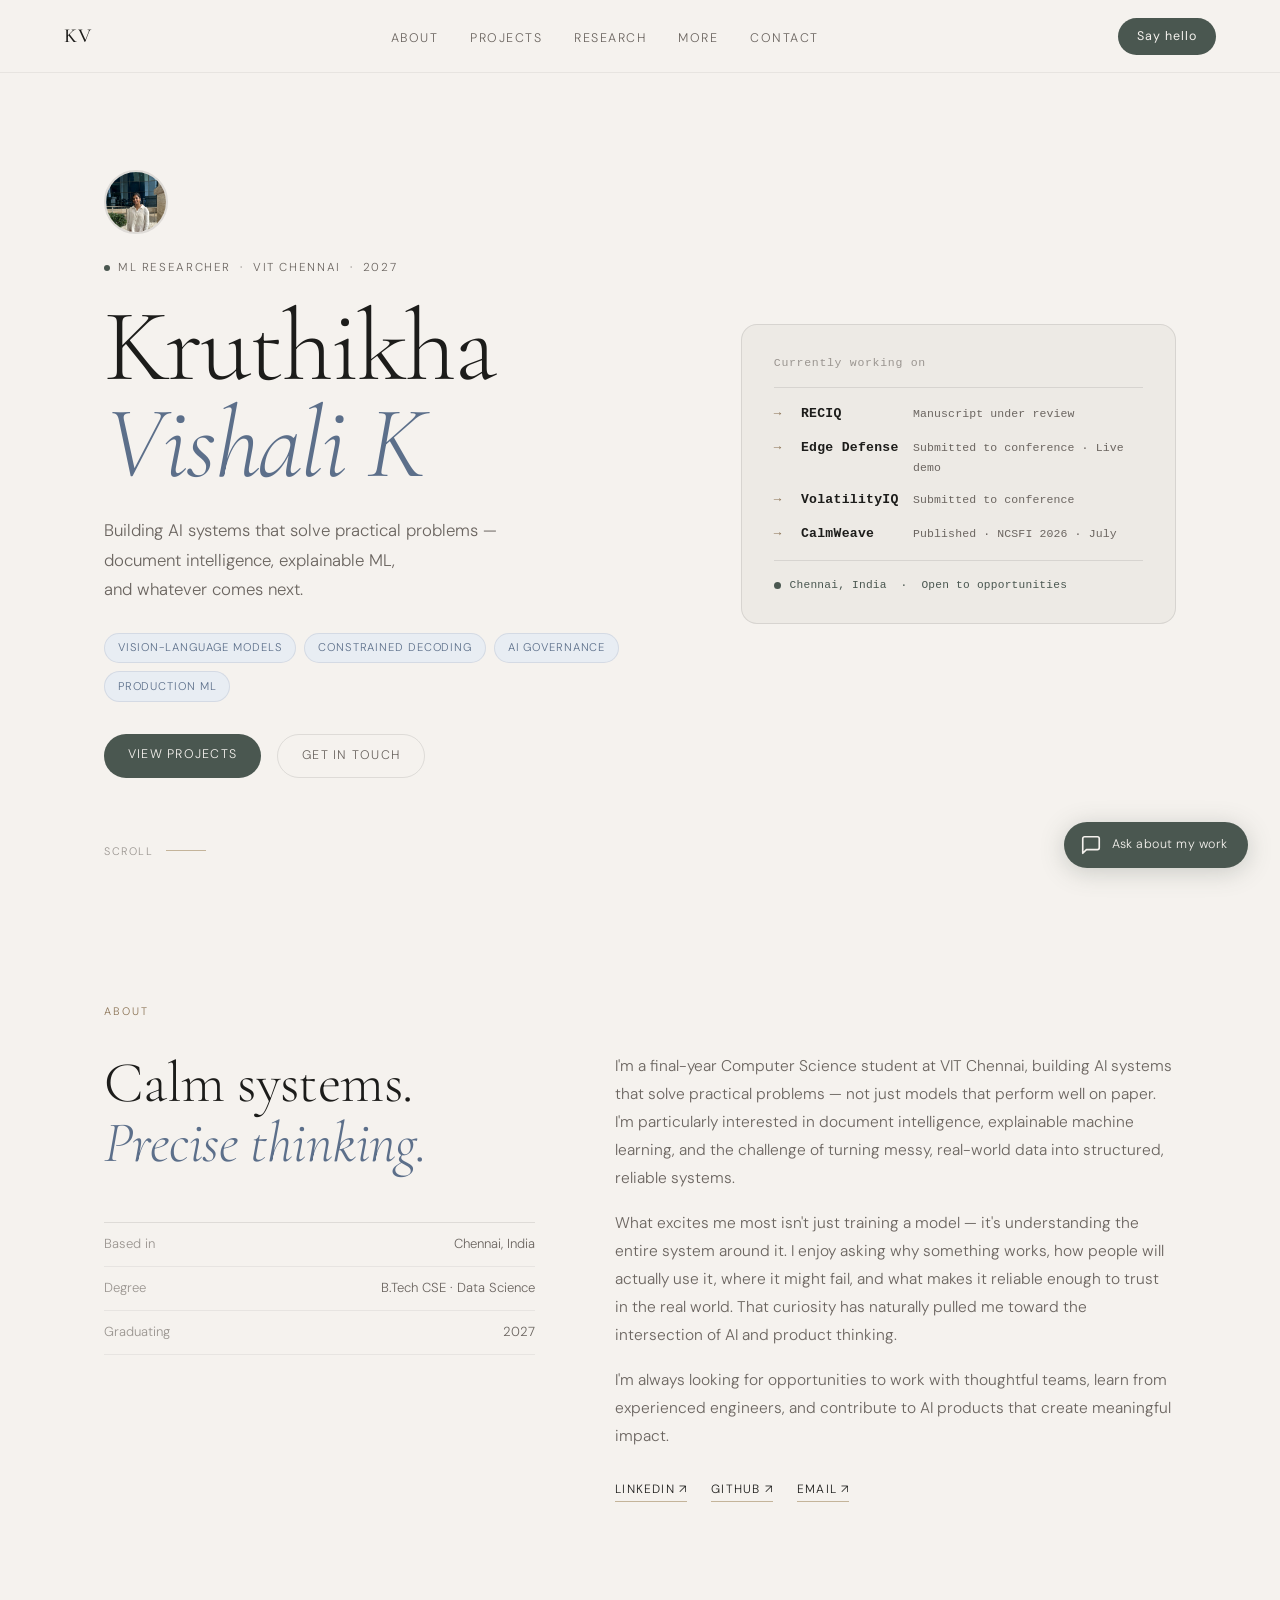
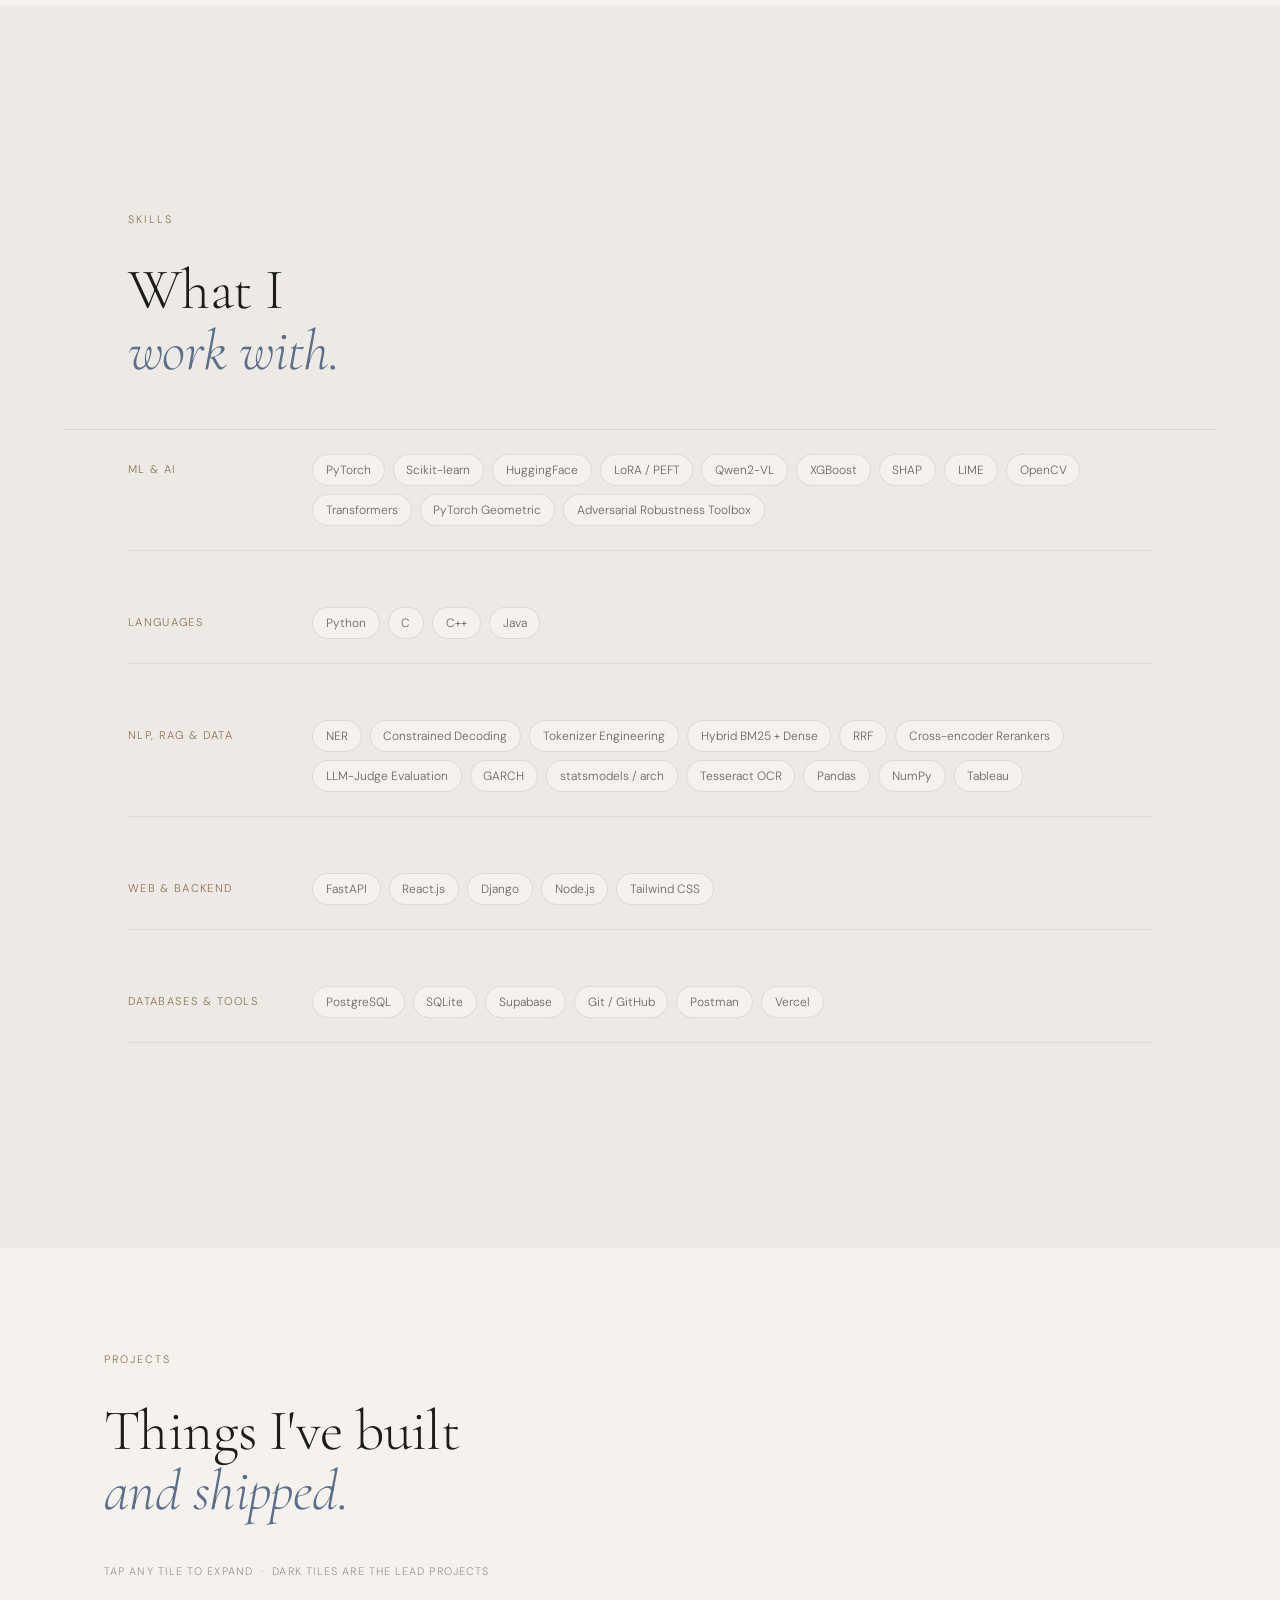
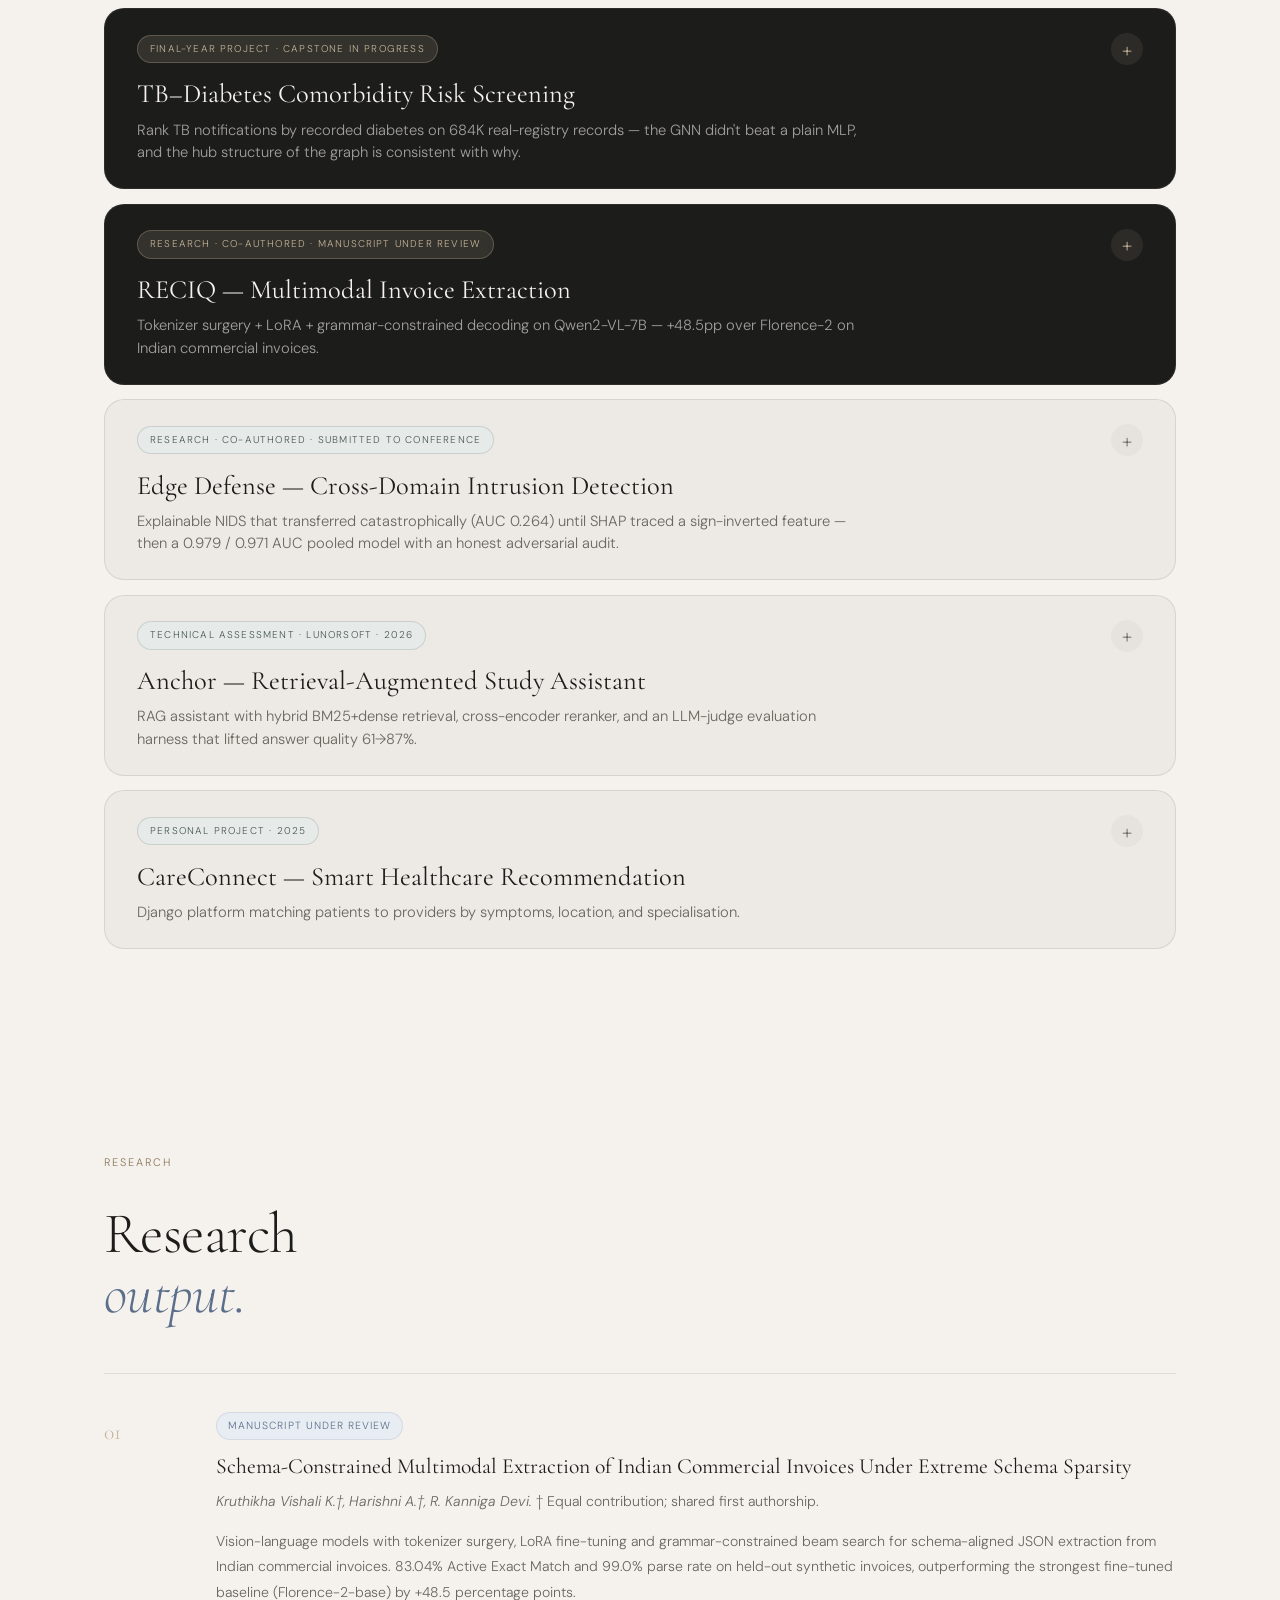
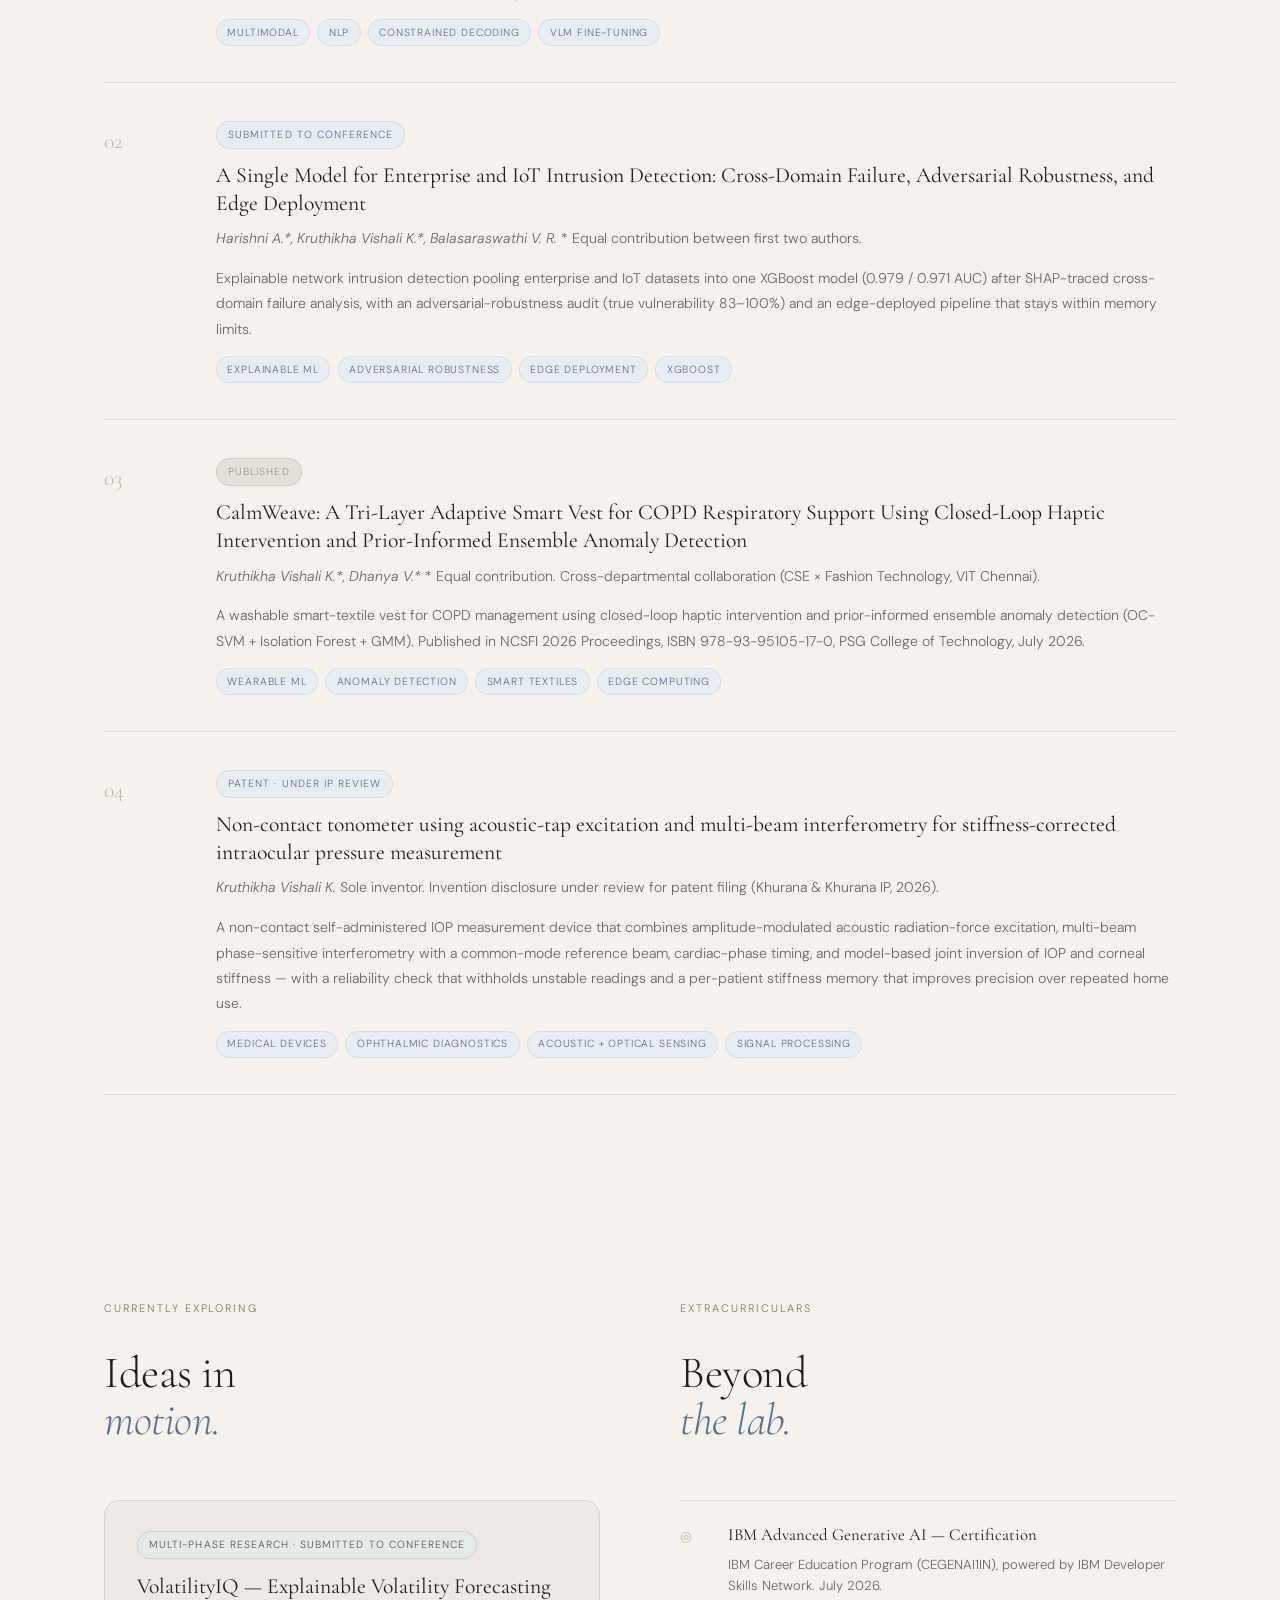
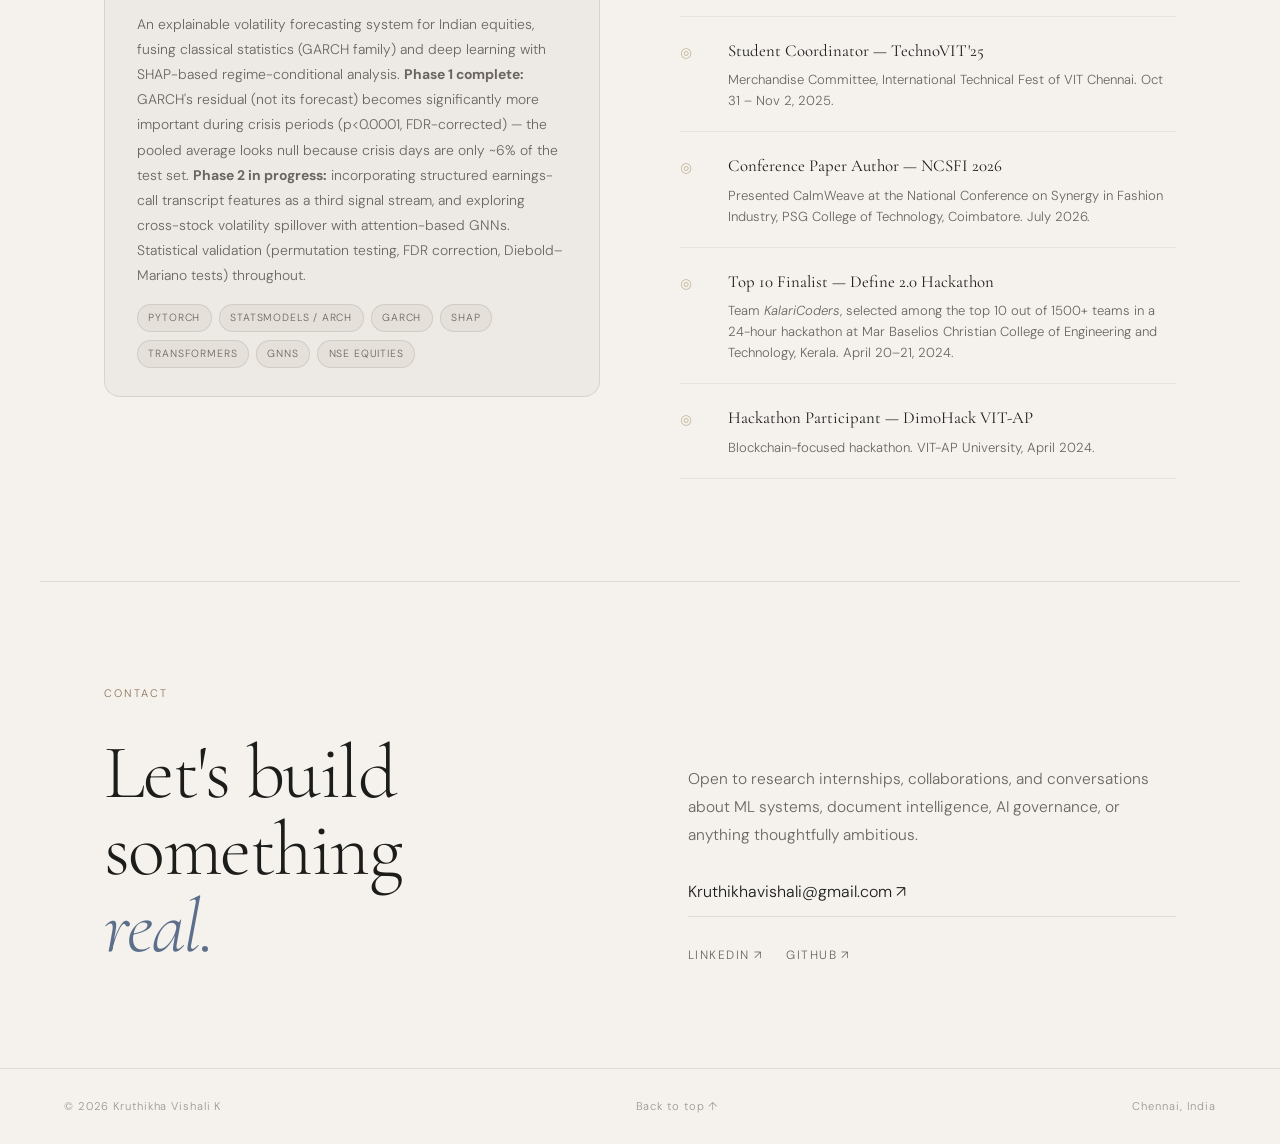
<file: index.html>
<!DOCTYPE html>
<html lang="en">
<head>
  <meta charset="UTF-8" />
  <meta name="viewport" content="width=device-width, initial-scale=1.0" />
  <title>Kruthikha Vishali K — ML Researcher</title>
  <link rel="preconnect" href="https://fonts.googleapis.com" />
  <link rel="preconnect" href="https://fonts.gstatic.com" crossorigin />
  <link href="https://fonts.googleapis.com/css2?family=Cormorant+Garamond:ital,wght@0,300;0,400;0,500;0,600;1,300;1,400&family=DM+Sans:ital,opsz,wght@0,9..40,300;0,9..40,400;0,9..40,500;1,9..40,300&display=swap" rel="stylesheet" />
  <link rel="stylesheet" href="style.css?v=4" />
</head>
<body>

  <!-- NAV -->
  <nav class="nav" id="nav">
    <div class="nav-logo">KV</div>
    <ul class="nav-links">
      <li><a href="#about" class="nav-link">About</a></li>
      <li><a href="#projects" class="nav-link">Projects</a></li>
      <li><a href="#research" class="nav-link">Research</a></li>
      <li><a href="#extras" class="nav-link">More</a></li>
      <li><a href="#contact" class="nav-link">Contact</a></li>
    </ul>
    <a href="#contact" class="nav-cta">Say hello</a>
  </nav>

  <!-- HERO -->
  <section class="hero" id="hero">
    <div class="hero-left">
      <div class="hero-photo-wrap">
        <img src="assets/photo.jpeg" alt="Kruthikha Vishali" class="hero-photo" />
      </div>
      <div class="hero-eyebrow">
        <span class="dot"></span>
        <span>ML Researcher &nbsp;·&nbsp; VIT Chennai &nbsp;·&nbsp; 2027</span>
      </div>
      <h1 class="hero-name">
        Kruthikha<br /><em>Vishali K</em>
      </h1>
      <p class="hero-descriptor">
        Building AI systems that solve practical problems —<br />
        document intelligence, explainable ML,<br />
        and whatever comes next.
      </p>
      <div class="hero-tags">
        <span>Vision-Language Models</span>
        <span>Constrained Decoding</span>
        <span>AI Governance</span>
        <span>Production ML</span>
      </div>
      <div class="hero-actions">
        <a href="#projects" class="btn-primary">View Projects</a>
        <a href="#contact" class="btn-ghost">Get in touch</a>
      </div>
    </div>

    <div class="hero-right">
      <div class="currently-card">
        <div class="currently-header">Currently working on</div>
        <div class="currently-divider"></div>
        <div class="currently-rows">
          <div class="currently-row">
            <span class="currently-arrow">→</span>
            <span class="currently-project">RECIQ</span>
            <span class="currently-status">Manuscript under review</span>
          </div>
          <div class="currently-row">
            <span class="currently-arrow">→</span>
            <span class="currently-project">Edge Defense</span>
            <span class="currently-status">Submitted to conference · Live demo</span>
          </div>
          <div class="currently-row">
            <span class="currently-arrow">→</span>
            <span class="currently-project">VolatilityIQ</span>
            <span class="currently-status">Submitted to conference</span>
          </div>
          <div class="currently-row">
            <span class="currently-arrow">→</span>
            <span class="currently-project">CalmWeave</span>
            <span class="currently-status">Published · NCSFI 2026 · July</span>
          </div>
        </div>
        <div class="currently-divider"></div>
        <div class="currently-footer">
          <span class="status-dot"></span>
          <span>Chennai, India &nbsp;·&nbsp; Open to opportunities</span>
        </div>
      </div>
    </div>

    <div class="hero-scroll-hint">
      <span>scroll</span>
      <div class="scroll-line"></div>
    </div>
  </section>


  <!-- ABOUT -->
  <section class="about section" id="about">
    <div class="section-label">About</div>
    <div class="about-grid">
      <div class="about-left">
        <h2 class="section-heading">Calm systems.<br /><em>Precise thinking.</em></h2>
        <div class="about-quick">
          <div class="quick-item"><span class="quick-key">Based in</span><span class="quick-val">Chennai, India</span></div>
          <div class="quick-item"><span class="quick-key">Degree</span><span class="quick-val">B.Tech CSE · Data Science</span></div>
          <div class="quick-item"><span class="quick-key">Graduating</span><span class="quick-val">2027</span></div>
         
        </div>
      </div>
      <div class="about-right">
        <p>I'm a final-year Computer Science student at VIT Chennai, building AI systems that solve practical problems — not just models that perform well on paper. I'm particularly interested in document intelligence, explainable machine learning, and the challenge of turning messy, real-world data into structured, reliable systems.</p>
        <p>What excites me most isn't just training a model — it's understanding the entire system around it. I enjoy asking why something works, how people will actually use it, where it might fail, and what makes it reliable enough to trust in the real world. That curiosity has naturally pulled me toward the intersection of AI and product thinking.</p>
        <p>I'm always looking for opportunities to work with thoughtful teams, learn from experienced engineers, and contribute to AI products that create meaningful impact.</p>
        <div class="about-links">
          <a href="https://linkedin.com/in/kruthikha-vishali-k-546a492b1" target="_blank" class="about-link">LinkedIn ↗</a>
          <a href="https://github.com/kruthikhak" target="_blank" class="about-link">GitHub ↗</a>
          <a href="mailto:Kruthikhavishali@gmail.com" class="about-link">Email ↗</a>
        </div>
      </div>
    </div>
  </section>

  <!-- SKILLS -->
  <section class="skills-section section" id="skills">
    <div class="section-label">Skills</div>
    <h2 class="section-heading">What I<br /><em>work with.</em></h2>
    <div class="skills-grid">
      <div class="skill-group">
        <div class="skill-group-label">ML & AI</div>
        <div class="skill-tags">
          <span>PyTorch</span><span>Scikit-learn</span><span>HuggingFace</span>
          <span>LoRA / PEFT</span><span>Qwen2-VL</span><span>XGBoost</span>
          <span>SHAP</span><span>LIME</span><span>OpenCV</span><span>Transformers</span>
          <span>PyTorch Geometric</span><span>Adversarial Robustness Toolbox</span>
        </div>
      </div>
      <div class="skill-group">
        <div class="skill-group-label">Languages</div>
        <div class="skill-tags">
          <span>Python</span><span>C</span><span>C++</span><span>Java</span>
        </div>
      </div>
      <div class="skill-group">
        <div class="skill-group-label">NLP, RAG & Data</div>
        <div class="skill-tags">
          <span>NER</span><span>Constrained Decoding</span><span>Tokenizer Engineering</span>
          <span>Hybrid BM25 + Dense</span><span>RRF</span><span>Cross-encoder Rerankers</span>
          <span>LLM-Judge Evaluation</span><span>GARCH</span><span>statsmodels / arch</span>
          <span>Tesseract OCR</span><span>Pandas</span><span>NumPy</span><span>Tableau</span>
        </div>
      </div>
      <div class="skill-group">
        <div class="skill-group-label">Web & Backend</div>
        <div class="skill-tags">
          <span>FastAPI</span><span>React.js</span><span>Django</span>
          <span>Node.js</span><span>Tailwind CSS</span>
        </div>
      </div>
      <div class="skill-group">
        <div class="skill-group-label">Databases & Tools</div>
        <div class="skill-tags">
          <span>PostgreSQL</span><span>SQLite</span><span>Supabase</span>
          <span>Git / GitHub</span><span>Postman</span><span>Vercel</span>
        </div>
      </div>
    </div>
  </section>

  <!-- PROJECTS -->
  <section class="projects section" id="projects">
    <div class="section-label">Projects</div>
    <h2 class="section-heading">Things I've built<br /><em>and shipped.</em></h2>
    <p class="projects-hint">Tap any tile to expand &nbsp;·&nbsp; dark tiles are the lead projects</p>
    <div class="projects-stack">

      <!-- TB-DM (star tile — ranked #1) -->
      <details class="project-tile project-tile--star" id="tb-dm">
        <summary class="tile-summary">
          <div class="tile-top-row">
            <span class="tile-badge">Final-year project · Capstone in progress</span>
            <span class="tile-chevron" aria-hidden="true"></span>
          </div>
          <h3 class="tile-title">TB–Diabetes Comorbidity Risk Screening</h3>
          <p class="tile-oneliner">Rank TB notifications by recorded diabetes on 684K real-registry records — the GNN didn't beat a plain MLP, and the hub structure of the graph is consistent with why.</p>
        </summary>
        <div class="tile-body">
          <p class="project-desc">The World Health Organization recommends screening every TB patient for diabetes, but testing capacity is scarce. We built a screening model that ranks TB notifications by <strong>recorded diabetes</strong> and treatment-era mortality risk using <strong>only what the clinic holds on day one of notification</strong> — no later-workup fields, no leakage.</p>
          <p class="project-desc">Starting from Brazil's SINAN-TB national registry (964,099 records), a field-by-field leakage audit under a single prediction-time rule removed <strong>15 fields recorded during or after treatment</strong> (8 treatment-era, 7 downstream), 1,849 post-death notifications, and the 2001–2006 era (30× death under-recording). Analysis cohort: <strong>684,694 notifications</strong>, 88 notification-time features. We compared a heterogeneous GNN against XGBoost, logistic regression and MLP on identical inputs and group-aware splits.</p>
          <p class="project-desc"><strong>Honest negative result:</strong> XGBoost reached lock-box AUROC <strong>0.804 (death) / 0.808 (recorded diabetes)</strong>; the heterogeneous GNN did not beat a plain MLP after equal-budget tuning (<strong>0.8156 vs 0.8154 on death; 0.8105 vs 0.8107 on recorded diabetes</strong>), consistent with the graph's <strong>101-hub structure</strong> sending nearly identical messages across patients. Reported as a finding, not a failure. Isotonic recalibration (fitted on validation) dropped expected calibration error from <strong>0.303 to 0.001</strong>, and a WHO-grounded guideline layer attaches verbatim passages to each flagged score (retrieval-grounded explanation without text generation — a deliberate clinical-safety choice). Indian hospital-data retraining planned for the 8th-semester capstone.</p>
          <div class="project-stats">
            <div class="project-stat"><span class="stat-val">684,694</span><span class="stat-key">Notifications Analyzed</span></div>
            <div class="project-stat"><span class="stat-val">0.808</span><span class="stat-key">Lock-box AUROC (diabetes)</span></div>
            <div class="project-stat"><span class="stat-val">200×</span><span class="stat-key">Calibration Improvement</span></div>
            <div class="project-stat"><span class="stat-val">41.1%</span><span class="stat-key">Deaths at Top 10%</span></div>
          </div>
          <div class="project-collab">Co-authored with Harishni A. · Supervised by Dr. R. Kanniga Devi · VIT Chennai</div>
          <div class="project-stack">
            <span>scikit-learn</span><span>XGBoost</span><span>PyTorch Geometric</span><span>SHAP</span><span>Isotonic Regression</span><span>BM25</span>
          </div>
        </div>
      </details>

      <!-- RECIQ (star tile — ranked #2) -->
      <details class="project-tile project-tile--star" id="reciq">
        <summary class="tile-summary">
          <div class="tile-top-row">
            <span class="tile-badge">Research · Co-authored · Manuscript under review</span>
            <span class="tile-chevron" aria-hidden="true"></span>
          </div>
          <h3 class="tile-title">RECIQ — Multimodal Invoice Extraction</h3>
          <p class="tile-oneliner">Tokenizer surgery + LoRA + grammar-constrained decoding on Qwen2-VL-7B — +48.5pp over Florence-2 on Indian commercial invoices.</p>
        </summary>
        <div class="tile-body">
          <p class="project-desc">Indian commercial invoices are extraction-hard for two reasons at once: a long-tail schema of 174 fields where fewer than 7% are filled per invoice, and natural visual noise that generic vision-language models were never trained for. Off-the-shelf VLMs hallucinate values or produce unparseable output.</p>
          <p class="project-desc">RECIQ tackles both problems on Qwen2-VL-7B-Instruct through three core ideas: <strong>tokenizer surgery</strong> that injects all 174 schema field names as atomic vocabulary tokens, <strong>LoRA fine-tuning</strong> that concentrates gradient signals on schema-relevant positions, and a <strong>grammar-constrained beam decoder</strong> that guarantees syntactically valid JSON at every generation step. A downstream GraphSAGE anomaly detector built on RECIQ's structured output reaches 68.1% macro F1 for financial auditing.</p>
          <div class="project-stats">
            <div class="project-stat"><span class="stat-val">83.04%</span><span class="stat-key">Active Exact Match</span></div>
            <div class="project-stat"><span class="stat-val">99.0%</span><span class="stat-key">Parse Rate</span></div>
            <div class="project-stat"><span class="stat-val">+48.5pp</span><span class="stat-key">Over Best Baseline</span></div>
            <div class="project-stat"><span class="stat-val">7,124</span><span class="stat-key">Invoices Trained On</span></div>
          </div>
          <div class="project-collab">Co-authored with Harishni A. (equal contribution) · Supervised by Dr. R. Kanniga Devi · VIT Chennai</div>
          <div class="project-stack">
            <span>Qwen2-VL-7B</span><span>LoRA / PEFT</span><span>PyTorch</span><span>HuggingFace</span><span>PyTorch Geometric</span>
          </div>
        </div>
      </details>

      <!-- Edge Defense -->
      <details class="project-tile" id="edge-defense">
        <summary class="tile-summary">
          <div class="tile-top-row">
            <span class="tile-badge">Research · Co-authored · Submitted to conference</span>
            <span class="tile-chevron" aria-hidden="true"></span>
          </div>
          <h3 class="tile-title">Edge Defense — Cross-Domain Intrusion Detection</h3>
          <p class="tile-oneliner">Explainable NIDS that transferred catastrophically (AUC 0.264) until SHAP traced a sign-inverted feature — then a 0.979 / 0.971 AUC pooled model with an honest adversarial audit.</p>
        </summary>
        <div class="tile-body">
          <p class="project-desc">Pre-trained enterprise intrusion detectors collapse when applied to IoT traffic — ours fell to <strong>AUC 0.264 (below chance)</strong>, and SHAP traced it to a sign-inverted feature relationship confirmed by a second explainability method. Rather than patch the symptom, we pooled both enterprise and IoT datasets (600K+ rows) into a single XGBoost model reaching <strong>0.979 / 0.971 AUC</strong>, outperforming two domain-adaptation baselines head-to-head.</p>
          <p class="project-desc">An adversarial-robustness audit revealed the model's true vulnerability was <strong>83–100%</strong> (not near-zero as initial estimates suggested); a SHAP-based drift monitor still flags evaded traffic with a <strong>145× margin</strong>. Benchmarked end-to-end on a resource-constrained edge proxy with a bounded 4.1× latency increase (4.3 ms → 17.5 ms).</p>
          <div class="project-stats">
            <div class="project-stat"><span class="stat-val">0.979</span><span class="stat-key">Enterprise AUC</span></div>
            <div class="project-stat"><span class="stat-val">0.971</span><span class="stat-key">IoT AUC</span></div>
            <div class="project-stat"><span class="stat-val">145×</span><span class="stat-key">Drift Flag Margin</span></div>
            <div class="project-stat"><span class="stat-val">4.1×</span><span class="stat-key">Edge Latency Cost</span></div>
          </div>
          <div class="project-collab">Co-authored with Harishni A. (equal contribution) · VIT Chennai</div>
          <div class="project-stack">
            <span>XGBoost</span><span>SHAP</span><span>LIME</span><span>Adversarial Robustness Toolbox</span><span>FastAPI</span><span>React</span>
          </div>
          <a href="https://edge-defense-ui.vercel.app" target="_blank" class="project-live">View live demo ↗</a>
        </div>
      </details>

      <!-- Anchor -->
      <details class="project-tile" id="anchor">
        <summary class="tile-summary">
          <div class="tile-top-row">
            <span class="tile-badge">Technical Assessment · Lunorsoft · 2026</span>
            <span class="tile-chevron" aria-hidden="true"></span>
          </div>
          <h3 class="tile-title">Anchor — Retrieval-Augmented Study Assistant</h3>
          <p class="tile-oneliner">RAG assistant with hybrid BM25+dense retrieval, cross-encoder reranker, and an LLM-judge evaluation harness that lifted answer quality 61→87%.</p>
        </summary>
        <div class="tile-body">
          <p class="project-desc">A RAG study assistant over an openly-licensed OpenStax textbook corpus. Hybrid <strong>BM25 + dense retrieval</strong> fused via Reciprocal Rank Fusion with a cross-encoder reranker (95% top-5 passage recall on a 39-question evaluation set). An <strong>LLM-judge evaluation harness</strong> (gpt-oss-120b answerer via Groq, qwen3.8-27b judge) measures faithfulness, correctness, citation and off-syllabus refusal — every prompt and threshold choice was iterated against the harness rather than by inspection.</p>
          <div class="project-stats">
            <div class="project-stat"><span class="stat-val">61 → 87%</span><span class="stat-key">Fully Correct</span></div>
            <div class="project-stat"><span class="stat-val">78 → 92%</span><span class="stat-key">Faithfulness</span></div>
            <div class="project-stat"><span class="stat-val">100%</span><span class="stat-key">Off-Syllabus Refusal</span></div>
          </div>
          <div class="project-stack">
            <span>RAG</span><span>BM25 + Dense</span><span>RRF</span><span>Cross-encoder Reranker</span><span>LLM-Judge Eval</span>
          </div>
          <a href="https://kruthikha-anchor-learning.hf.space/" target="_blank" class="project-live">View live demo ↗</a>
        </div>
      </details>

      <!-- CareConnect -->
      <details class="project-tile" id="careconnect">
        <summary class="tile-summary">
          <div class="tile-top-row">
            <span class="tile-badge">Personal Project · 2025</span>
            <span class="tile-chevron" aria-hidden="true"></span>
          </div>
          <h3 class="tile-title">CareConnect — Smart Healthcare Recommendation</h3>
          <p class="tile-oneliner">Django platform matching patients to providers by symptoms, location, and specialisation.</p>
        </summary>
        <div class="tile-body">
          <p class="project-desc">Healthcare platform matching patients to providers based on symptoms, location, and specialisation. Secure authentication, appointment scheduling, and provider recommendation logic built on Django.</p>
          <div class="project-stack">
            <span>Django</span><span>SQLite</span><span>Tailwind CSS</span><span>Python</span>
          </div>
        </div>
      </details>

    </div>
  </section>

  <!-- RESEARCH -->
  <section class="research section" id="research">
    <div class="section-label">Research</div>
    <h2 class="section-heading">Research<br /><em>output.</em></h2>
    <div class="research-list">
      <div class="research-item">
        <div class="research-num">01</div>
        <div class="research-body">
          <div class="research-status research-status--submitted">Manuscript under review</div>
          <h3>Schema-Constrained Multimodal Extraction of Indian Commercial Invoices Under Extreme Schema Sparsity</h3>
          <p class="research-authors"><em>Kruthikha Vishali K.†, Harishni A.†, R. Kanniga Devi.</em> <span class="research-note">† Equal contribution; shared first authorship.</span></p>
          <p>Vision-language models with tokenizer surgery, LoRA fine-tuning and grammar-constrained beam search for schema-aligned JSON extraction from Indian commercial invoices. 83.04% Active Exact Match and 99.0% parse rate on held-out synthetic invoices, outperforming the strongest fine-tuned baseline (Florence-2-base) by +48.5 percentage points.</p>
          <div class="research-tags">
            <span>Multimodal</span><span>NLP</span><span>Constrained Decoding</span><span>VLM Fine-tuning</span>
          </div>
        </div>
      </div>
      <div class="research-item">
        <div class="research-num">02</div>
        <div class="research-body">
          <div class="research-status research-status--submitted">Submitted to conference</div>
          <h3>A Single Model for Enterprise and IoT Intrusion Detection: Cross-Domain Failure, Adversarial Robustness, and Edge Deployment</h3>
          <p class="research-authors"><em>Harishni A.*, Kruthikha Vishali K.*, Balasaraswathi V. R.</em> <span class="research-note">* Equal contribution between first two authors.</span></p>
          <p>Explainable network intrusion detection pooling enterprise and IoT datasets into one XGBoost model (0.979 / 0.971 AUC) after SHAP-traced cross-domain failure analysis, with an adversarial-robustness audit (true vulnerability 83–100%) and an edge-deployed pipeline that stays within memory limits.</p>
          <div class="research-tags">
            <span>Explainable ML</span><span>Adversarial Robustness</span><span>Edge Deployment</span><span>XGBoost</span>
          </div>
        </div>
      </div>
      <div class="research-item">
        <div class="research-num">03</div>
        <div class="research-body">
          <div class="research-status research-status--progress">PUBLISHED</div>
          <h3>CalmWeave: A Tri-Layer Adaptive Smart Vest for COPD Respiratory Support Using Closed-Loop Haptic Intervention and Prior-Informed Ensemble Anomaly Detection</h3>
          <p class="research-authors"><em>Kruthikha Vishali K.*, Dhanya V.*</em> <span class="research-note">* Equal contribution. Cross-departmental collaboration (CSE × Fashion Technology, VIT Chennai).</span></p>
          <p>A washable smart-textile vest for COPD management using closed-loop haptic intervention and prior-informed ensemble anomaly detection (OC-SVM + Isolation Forest + GMM). Published in NCSFI 2026 Proceedings, ISBN 978-93-95105-17-0, PSG College of Technology, July 2026.</p>
          <div class="research-tags">
            <span>Wearable ML</span><span>Anomaly Detection</span><span>Smart Textiles</span><span>Edge Computing</span>
          </div>
        </div>
      </div>
      <div class="research-item">
        <div class="research-num">04</div>
        <div class="research-body">
          <div class="research-status research-status--submitted">Patent · Under IP review</div>
          <h3>Non-contact tonometer using acoustic-tap excitation and multi-beam interferometry for stiffness-corrected intraocular pressure measurement</h3>
          <p class="research-authors"><em>Kruthikha Vishali K.</em> <span class="research-note">Sole inventor. Invention disclosure under review for patent filing (Khurana &amp; Khurana IP, 2026).</span></p>
          <p>A non-contact self-administered IOP measurement device that combines amplitude-modulated acoustic radiation-force excitation, multi-beam phase-sensitive interferometry with a common-mode reference beam, cardiac-phase timing, and model-based joint inversion of IOP and corneal stiffness — with a reliability check that withholds unstable readings and a per-patient stiffness memory that improves precision over repeated home use.</p>
          <div class="research-tags">
            <span>Medical Devices</span><span>Ophthalmic Diagnostics</span><span>Acoustic + Optical Sensing</span><span>Signal Processing</span>
          </div>
        </div>
      </div>
    </div>
  </section>

  <!-- EXPLORING + EXTRAS -->
  <section class="extras section" id="extras">
    <div class="extras-grid">

      <!-- Currently Exploring -->
      <div class="extras-block">
        <div class="section-label">Currently Exploring</div>
        <h2 class="section-heading" style="font-size: clamp(2rem, 3.5vw, 3rem);">Ideas in<br /><em>motion.</em></h2>
        <div class="exploring-card">
          <div class="exploring-tag">Multi-Phase Research · Submitted to Conference</div>
          <h3>VolatilityIQ — Explainable Volatility Forecasting</h3>
          <p>An explainable volatility forecasting system for Indian equities, fusing classical statistics (GARCH family) and deep learning with SHAP-based regime-conditional analysis. <strong>Phase 1 complete:</strong> GARCH's residual (not its forecast) becomes significantly more important during crisis periods (p&lt;0.0001, FDR-corrected) — the pooled average looks null because crisis days are only ~6% of the test set. <strong>Phase 2 in progress:</strong> incorporating structured earnings-call transcript features as a third signal stream, and exploring cross-stock volatility spillover with attention-based GNNs. Statistical validation (permutation testing, FDR correction, Diebold–Mariano tests) throughout.</p>
          <div class="exploring-stack">
              <span>PyTorch</span><span>statsmodels / arch</span><span>GARCH</span><span>SHAP</span><span>Transformers</span><span>GNNs</span><span>NSE Equities</span>
          </div>
        </div>
      </div>

      <!-- Extracurriculars -->
      <div class="extras-block">
        <div class="section-label">Extracurriculars</div>
        <h2 class="section-heading" style="font-size: clamp(2rem, 3.5vw, 3rem);">Beyond<br /><em>the lab.</em></h2>
        <div class="extras-list">
          <div class="extra-item">
            <div class="extra-icon">◎</div>
            <div class="extra-body">
              <h4>IBM Advanced Generative AI — Certification</h4>
              <p>IBM Career Education Program (CEGENAI1IN), powered by IBM Developer Skills Network. July 2026.</p>
            </div>
          </div>
          <div class="extra-item">
            <div class="extra-icon">◎</div>
            <div class="extra-body">
              <h4>Student Coordinator — TechnoVIT'25</h4>
              <p>Merchandise Committee, International Technical Fest of VIT Chennai. Oct 31 – Nov 2, 2025.</p>
            </div>
          </div>
          <div class="extra-item">
            <div class="extra-icon">◎</div>
            <div class="extra-body">
              <h4>Conference Paper Author — NCSFI 2026</h4>
              <p>Presented CalmWeave at the National Conference on Synergy in Fashion Industry, PSG College of Technology, Coimbatore. July 2026.</p>
            </div>
          </div>
          <div class="extra-item">
            <div class="extra-icon">◎</div>
            <div class="extra-body">
              <h4>Top 10 Finalist — Define 2.0 Hackathon</h4>
              <p>Team <em>KalariCoders</em>, selected among the top 10 out of 1500+ teams in a 24-hour hackathon at Mar Baselios Christian College of Engineering and Technology, Kerala. April 20–21, 2024.</p>
            </div>
          </div>
          <div class="extra-item">
            <div class="extra-icon">◎</div>
            <div class="extra-body">
              <h4>Hackathon Participant — DimoHack VIT-AP</h4>
              <p>Blockchain-focused hackathon. VIT-AP University, April 2024.</p>
            </div>
          </div>
        </div>
      </div>

    </div>
  </section>

  <!-- CONTACT -->
  <section class="contact section" id="contact">
    <div class="section-label">Contact</div>
    <div class="contact-inner">
      <h2 class="contact-heading">
        Let's build<br />something<br /><em>real.</em>
      </h2>
      <div class="contact-right">
        <p>Open to research internships, collaborations, and conversations about ML systems, document intelligence, AI governance, or anything thoughtfully ambitious.</p>
        <a href="mailto:Kruthikhavishali@gmail.com" class="contact-cta">Kruthikhavishali@gmail.com ↗</a>
        <div class="contact-links">
          <a href="https://linkedin.com/in/kruthikha-vishali-k-546a492b1" target="_blank">LinkedIn ↗</a>
          <a href="https://github.com/kruthikhak" target="_blank">GitHub ↗</a>
        </div>
      </div>
    </div>
  </section>

  <!-- FOOTER -->
  <footer class="footer">
    <span>© 2026 Kruthikha Vishali K</span>
    <div class="footer-links">
      <a href="#hero">Back to top ↑</a>
    </div>
    <span>Chennai, India</span>
  </footer>

  <script src="script.js?v=4"></script>
  <script src="chat.js?v=4"></script>

  <!-- CHAT WIDGET -->
  <div class="chat-bubble" id="chatBubble" onclick="toggleChat()">
    <svg width="22" height="22" viewBox="0 0 24 24" fill="none" stroke="currentColor" stroke-width="1.8" stroke-linecap="round" stroke-linejoin="round">
      <path d="M21 15a2 2 0 0 1-2 2H7l-4 4V5a2 2 0 0 1 2-2h14a2 2 0 0 1 2 2z"></path>
    </svg>
    <span class="chat-bubble-label">Ask about my work</span>
  </div>

  <div class="chat-panel" id="chatPanel">
    <div class="chat-panel-header">
      <div class="chat-header-left">
        <div class="chat-avatar">KV</div>
        <div>
          <div class="chat-header-name">Kruthikha Vishali</div>
          <div class="chat-header-sub">Ask me about my work</div>
        </div>
      </div>
      <button class="chat-close" onclick="toggleChat()">✕</button>
    </div>

    <div class="chat-starters" id="chatStarters">
      <div class="chat-starters-label">Try asking —</div>
      <button class="starter-q" onclick="sendStarter(this)">what's RECIQ actually solving?</button>
      <button class="starter-q" onclick="sendStarter(this)">how does tokenizer surgery actually work?</button>
      <button class="starter-q" onclick="sendStarter(this)">are you open to research internships?</button>
      <button class="starter-q" onclick="sendStarter(this)">what are you working on right now?</button>
    </div>

    <div class="chat-messages" id="chatMessages"></div>

    <div class="chat-input-row">
      <input
        type="text"
        id="chatInput"
        class="chat-input"
        placeholder="Ask something specific..."
        onkeydown="if(event.key==='Enter') sendMessage()"
        maxlength="300"
      />
      <button class="chat-send" onclick="sendMessage()">
        <svg width="16" height="16" viewBox="0 0 24 24" fill="none" stroke="currentColor" stroke-width="2" stroke-linecap="round" stroke-linejoin="round">
          <line x1="22" y1="2" x2="11" y2="13"></line>
          <polygon points="22 2 15 22 11 13 2 9 22 2"></polygon>
        </svg>
      </button>
    </div>
    <div class="chat-disclaimer"> answers reflect my actual work and background</div>
  </div>

</body>
</html>
</file>
<file: style.css>
/* =============================================
   KRUTHIKHA VISHALI — PORTFOLIO v2
   Palette: warm paper · ink blue · muted sage · bronze
   Fonts: Cormorant Garamond + DM Sans
   ============================================= */

:root {
  --bg:          #F5F2EE;
  --surface:     #EDEAE5;
  --surface-2:   #E5E1DA;
  --text:        #1C1C1A;
  --text-muted:  #6B6560;
  --text-faint:  #9A9590;
  --blue:        #5C6F8A;
  --blue-soft:   #A3B1C4;
  --blue-pale:   #E8EDF3;
  --sage:        #4A5750;
  --sage-soft:   #8A9990;
  --sage-pale:   #E6EBEA;
  --bronze:      #C4B49A;
  --bronze-deep: #8B7355;
  --border:      rgba(28,28,26,0.10);
  --border-soft: rgba(28,28,26,0.06);
  --ff-display: 'Cormorant Garamond', Georgia, serif;
  --ff-body:    'DM Sans', system-ui, sans-serif;
  --max: 1200px;
  --pad: clamp(1.5rem, 5vw, 4rem);
}

*, *::before, *::after { box-sizing: border-box; margin: 0; padding: 0; }
html { scroll-behavior: smooth; font-size: 16px; }
body {
  background: var(--bg);
  color: var(--text);
  font-family: var(--ff-body);
  font-weight: 300;
  line-height: 1.7;
  overflow-x: hidden;
}

/* ---- NAV ---- */
.nav {
  position: fixed;
  top: 0; left: 0; right: 0;
  z-index: 100;
  display: flex;
  align-items: center;
  justify-content: space-between;
  padding: 1.1rem var(--pad);
  background: rgba(245,242,238,0.90);
  backdrop-filter: blur(14px);
  -webkit-backdrop-filter: blur(14px);
  border-bottom: 1px solid var(--border-soft);
  transition: box-shadow 0.3s;
}
.nav.scrolled { box-shadow: 0 1px 24px rgba(28,28,26,0.07); }
.nav-logo {
  font-family: var(--ff-display);
  font-size: 1.25rem;
  font-weight: 500;
  letter-spacing: 0.05em;
  color: var(--text);
  text-decoration: none;
}
.nav-links {
  display: flex;
  gap: 2rem;
  list-style: none;
}
.nav-link {
  font-size: 0.78rem;
  letter-spacing: 0.12em;
  text-transform: uppercase;
  color: var(--text-muted);
  text-decoration: none;
  position: relative;
  padding-bottom: 2px;
  transition: color 0.2s;
}
.nav-link::after {
  content: '';
  position: absolute;
  bottom: 0; left: 0;
  width: 0; height: 1px;
  background: var(--sage);
  transition: width 0.25s ease;
}
.nav-link:hover { color: var(--text); }
.nav-link:hover::after,
.nav-link.active::after { width: 100%; }
.nav-link.active { color: var(--text); }
.nav-cta {
  font-family: var(--ff-body);
  font-size: 0.78rem;
  font-weight: 400;
  letter-spacing: 0.08em;
  color: var(--bg);
  background: var(--sage);
  border: none;
  padding: 0.5rem 1.2rem;
  border-radius: 2rem;
  cursor: pointer;
  text-decoration: none;
  transition: background 0.2s, transform 0.15s;
}
.nav-cta:hover { background: var(--text); transform: translateY(-1px); }

/* ---- HERO ---- */
.hero {
  min-height: 100vh;
  display: grid;
  grid-template-columns: 1.15fr 0.85fr;
  align-items: center;
  gap: 3rem;
  padding: 8rem var(--pad) 5rem;
  max-width: var(--max);
  margin: 0 auto;
  position: relative;
}

.hero-left { display: flex; flex-direction: column; gap: 0; }

.hero-photo-wrap {
  width: 64px;
  height: 64px;
  border-radius: 50%;
  overflow: hidden;
  border: 2px solid var(--border);
  margin-bottom: 1.5rem;
  opacity: 0;
  animation: fadeUp 0.7s 0.05s forwards;
}
.hero-photo { width: 100%; height: 100%; object-fit: cover; object-position: center top; filter: sepia(6%) contrast(1.02); }

.hero-eyebrow {
  display: flex;
  align-items: center;
  gap: 0.5rem;
  font-size: 0.72rem;
  letter-spacing: 0.14em;
  text-transform: uppercase;
  color: var(--text-muted);
  margin-bottom: 1.25rem;
  opacity: 0;
  animation: fadeUp 0.7s 0.15s forwards;
}
.dot { width: 6px; height: 6px; border-radius: 50%; background: var(--sage); flex-shrink: 0; }

.hero-name {
  font-family: var(--ff-display);
  font-size: clamp(3.5rem, 8vw, 7.5rem);
  font-weight: 300;
  line-height: 0.95;
  letter-spacing: -0.02em;
  margin-bottom: 1.5rem;
  opacity: 0;
  animation: fadeUp 0.8s 0.25s forwards;
}
.hero-name em { font-style: italic; color: var(--blue); }

.hero-descriptor {
  font-size: clamp(0.9rem, 1.5vw, 1.05rem);
  color: var(--text-muted);
  line-height: 1.75;
  margin-bottom: 1.75rem;
  opacity: 0;
  animation: fadeUp 0.8s 0.35s forwards;
}

.hero-tags {
  display: flex;
  flex-wrap: wrap;
  gap: 0.5rem;
  margin-bottom: 2rem;
  opacity: 0;
  animation: fadeUp 0.8s 0.45s forwards;
}
.hero-tags span {
  font-size: 0.7rem;
  letter-spacing: 0.08em;
  text-transform: uppercase;
  color: var(--blue);
  background: var(--blue-pale);
  padding: 0.3rem 0.8rem;
  border-radius: 2rem;
  border: 1px solid rgba(92,111,138,0.15);
}

.hero-actions {
  display: flex;
  gap: 1rem;
  opacity: 0;
  animation: fadeUp 0.8s 0.55s forwards;
}
.btn-primary {
  font-size: 0.78rem;
  letter-spacing: 0.1em;
  text-transform: uppercase;
  color: var(--bg);
  background: var(--sage);
  padding: 0.65rem 1.5rem;
  border-radius: 2rem;
  text-decoration: none;
  transition: background 0.2s, transform 0.15s;
}
.btn-primary:hover { background: var(--text); transform: translateY(-2px); }
.btn-ghost {
  font-size: 0.78rem;
  letter-spacing: 0.1em;
  text-transform: uppercase;
  color: var(--text-muted);
  background: transparent;
  padding: 0.65rem 1.5rem;
  border-radius: 2rem;
  border: 1px solid var(--border);
  text-decoration: none;
  transition: border-color 0.2s, color 0.2s, transform 0.15s;
}
.btn-ghost:hover { border-color: var(--text-muted); color: var(--text); transform: translateY(-2px); }

.hero-right {
  display: flex;
  flex-direction: column;
  justify-content: center;
  opacity: 0;
  animation: fadeUp 1s 0.6s forwards;
}

/* ---- CURRENTLY CARD ---- */
.currently-card {
  background: var(--surface);
  border: 1px solid var(--border);
  border-radius: 1rem;
  padding: 1.75rem 2rem;
  font-family: 'Courier New', 'Courier', monospace;
  width: 100%;
}

.currently-header {
  font-size: 0.72rem;
  letter-spacing: 0.06em;
  color: var(--text-faint);
  margin-bottom: 0.9rem;
  font-family: 'Courier New', monospace;
}

.currently-divider {
  width: 100%;
  height: 1px;
  background: var(--border);
  margin: 0.9rem 0;
}

.currently-rows {
  display: flex;
  flex-direction: column;
  gap: 0.75rem;
}

.currently-row {
  display: grid;
  grid-template-columns: 1.2rem 6.5rem 1fr;
  align-items: baseline;
  gap: 0.5rem;
}

.currently-arrow {
  font-size: 0.78rem;
  color: var(--bronze-deep);
  font-family: 'Courier New', monospace;
}

.currently-project {
  font-size: 0.82rem;
  font-weight: 600;
  color: var(--text);
  font-family: 'Courier New', monospace;
  letter-spacing: 0.02em;
}

.currently-status {
  font-size: 0.72rem;
  color: var(--text-muted);
  font-family: 'Courier New', monospace;
  letter-spacing: 0.01em;
}

.currently-footer {
  display: flex;
  align-items: center;
  gap: 0.55rem;
  font-size: 0.7rem;
  color: var(--sage);
  font-family: 'Courier New', monospace;
  letter-spacing: 0.02em;
}

.status-dot {
  width: 7px; height: 7px;
  border-radius: 50%;
  background: var(--sage);
  animation: pulse 2s infinite;
  flex-shrink: 0;
}

.hero-scroll-hint {
  position: absolute;
  bottom: 2.5rem;
  left: var(--pad);
  display: flex;
  align-items: center;
  gap: 0.8rem;
  font-size: 0.68rem;
  letter-spacing: 0.14em;
  text-transform: uppercase;
  color: var(--text-faint);
  opacity: 0;
  animation: fadeUp 0.8s 1s forwards;
}
.scroll-line {
  width: 40px; height: 1px;
  background: var(--bronze);
  position: relative; overflow: hidden;
}
.scroll-line::after {
  content: '';
  position: absolute;
  top: 0; left: -100%;
  width: 100%; height: 100%;
  background: var(--text);
  animation: slideLine 2.5s 1.5s infinite;
}

/* ---- SECTIONS ---- */
.section {
  max-width: var(--max);
  margin: 0 auto;
  padding: clamp(4rem, 8vw, 8rem) var(--pad);
}
.section-label {
  font-size: 0.68rem;
  letter-spacing: 0.18em;
  text-transform: uppercase;
  color: var(--bronze-deep);
  margin-bottom: 2rem;
}
.section-heading {
  font-family: var(--ff-display);
  font-size: clamp(2.25rem, 4.5vw, 4rem);
  font-weight: 300;
  line-height: 1.05;
  letter-spacing: -0.01em;
  color: var(--text);
  margin-bottom: 3rem;
}
.section-heading em { font-style: italic; color: var(--blue); }

/* ---- ABOUT ---- */
.about-grid {
  display: grid;
  grid-template-columns: 1fr 1.3fr;
  gap: 5rem;
  align-items: start;
}
.about-quick {
  display: flex;
  flex-direction: column;
  gap: 0;
  border-top: 1px solid var(--border);
  margin-top: 2rem;
}
.quick-item {
  display: flex;
  justify-content: space-between;
  padding: 0.65rem 0;
  border-bottom: 1px solid var(--border-soft);
  font-size: 0.82rem;
}
.quick-key { color: var(--text-faint); }
.quick-val { color: var(--text-muted); }

.about-right p {
  color: var(--text-muted);
  font-size: 0.97rem;
  margin-bottom: 1.1rem;
  line-height: 1.8;
}
.about-links { display: flex; gap: 1.5rem; margin-top: 1.75rem; flex-wrap: wrap; }
.about-link {
  font-size: 0.75rem;
  letter-spacing: 0.1em;
  text-transform: uppercase;
  color: var(--text);
  text-decoration: none;
  border-bottom: 1px solid var(--bronze);
  padding-bottom: 2px;
  transition: color 0.2s, border-color 0.2s;
}
.about-link:hover { color: var(--blue); border-color: var(--blue); }

/* ---- SKILLS ---- */
.skills-section { background: var(--surface); border-radius: 0; max-width: 100%; }
.skills-section .section-heading,
.skills-section .section-label { max-width: var(--max); margin-left: auto; margin-right: auto; padding-left: var(--pad); padding-right: var(--pad); }
.skills-section .section-label { padding-top: clamp(4rem, 8vw, 8rem); }

.skills-grid {
  max-width: var(--max);
  margin: 0 auto;
  padding: 0 var(--pad) clamp(4rem, 8vw, 8rem);
  display: flex;
  flex-direction: column;
  gap: 2rem;
  border-top: 1px solid var(--border);
}
.skill-group {
  display: grid;
  grid-template-columns: 10rem 1fr;
  gap: 1.5rem;
  padding: 1.5rem 0;
  border-bottom: 1px solid var(--border-soft);
  align-items: start;
}
.skill-group-label {
  font-size: 0.7rem;
  letter-spacing: 0.12em;
  text-transform: uppercase;
  color: var(--bronze-deep);
  padding-top: 0.35rem;
}
.skill-tags { display: flex; flex-wrap: wrap; gap: 0.5rem; }
.skill-tags span {
  font-size: 0.75rem;
  color: var(--text-muted);
  background: var(--bg);
  border: 1px solid var(--border);
  padding: 0.3rem 0.8rem;
  border-radius: 2rem;
  transition: border-color 0.2s, color 0.2s;
}
.skill-tags span:hover { border-color: var(--blue-soft); color: var(--blue); }

/* ---- PROJECTS ---- */
.projects-grid {
  display: grid;
  grid-template-columns: repeat(2, 1fr);
  gap: 1.25rem;
}

.project-card {
  background: var(--surface);
  border: 1px solid var(--border);
  border-radius: 1.25rem;
  overflow: hidden;
  transition: transform 0.3s cubic-bezier(0.34,1.56,0.64,1), box-shadow 0.3s;
}
.project-card:hover { transform: translateY(-5px); box-shadow: 0 24px 64px rgba(28,28,26,0.09); }

.project-card--featured {
  grid-column: 1 / -1;
  background: var(--text);
}
.project-card--featured .project-type,
.project-card--featured .project-year,
.project-card--featured .project-title,
.project-card--featured .project-subtitle,
.project-card--featured .project-desc,
.project-card--featured .project-collab { color: rgba(245,242,238,0.65); }
.project-card--featured .project-title { color: var(--bg); }
.project-card--featured strong { color: rgba(245,242,238,0.9); font-weight: 400; }
.project-card--featured .stat-val { color: var(--bronze); }
.project-card--featured .stat-key { color: rgba(245,242,238,0.45); }
.project-card--featured .project-stack span {
  background: rgba(245,242,238,0.08);
  color: rgba(245,242,238,0.6);
  border-color: rgba(245,242,238,0.1);
}
.project-card--featured .project-badge-inline {
  background: rgba(196,180,154,0.2);
  color: var(--bronze);
  border-color: rgba(196,180,154,0.25);
}

.project-card-inner {
  padding: 2rem 2.25rem;
}
.project-card-inner--single { display: flex; flex-direction: column; height: 100%; }

.project-card--featured .project-card-inner {
  display: grid;
  grid-template-columns: 1.4fr 0.8fr;
  gap: 3rem;
  align-items: start;
}
.project-left { display: flex; flex-direction: column; }
.project-right { display: flex; align-items: flex-start; justify-content: flex-end; }
.project-stats-col {
  display: flex;
  flex-direction: column;
  gap: 1.5rem;
  padding: 1.5rem;
  background: rgba(255,255,255,0.04);
  border: 1px solid rgba(255,255,255,0.07);
  border-radius: 0.875rem;
}
.project-stat-big { display: flex; flex-direction: column; gap: 0.2rem; }
.project-stat-big .stat-val {
  font-family: var(--ff-display);
  font-size: 2rem;
  font-weight: 500;
  line-height: 1;
}

.project-meta {
  display: flex;
  justify-content: space-between;
  align-items: center;
  margin-bottom: 1rem;
  flex-wrap: wrap;
  gap: 0.5rem;
}
.project-type {
  font-size: 0.68rem;
  letter-spacing: 0.1em;
  text-transform: uppercase;
  color: var(--text-muted);
}
.project-year { font-size: 0.68rem; color: var(--text-faint); }
.project-badge-inline {
  font-size: 0.65rem;
  letter-spacing: 0.08em;
  text-transform: uppercase;
  color: var(--sage);
  background: var(--sage-pale);
  border: 1px solid rgba(74,87,80,0.18);
  padding: 0.25rem 0.7rem;
  border-radius: 2rem;
}

.project-title {
  font-family: var(--ff-display);
  font-size: 2.25rem;
  font-weight: 400;
  line-height: 1;
  margin-bottom: 0.3rem;
  color: var(--text);
}
.project-subtitle {
  font-size: 0.72rem;
  letter-spacing: 0.08em;
  color: var(--text-muted);
  text-transform: uppercase;
  margin-bottom: 1.25rem;
}
.project-desc {
  font-size: 0.88rem;
  color: var(--text-muted);
  line-height: 1.8;
  margin-bottom: 0.85rem;
}
.project-collab {
  font-size: 0.72rem;
  color: var(--text-faint);
  font-style: italic;
  margin-bottom: 1.25rem;
  margin-top: 0.25rem;
}

.project-stats { display: flex; gap: 1.75rem; margin-bottom: 1.5rem; flex-wrap: wrap; }
.project-stat { display: flex; flex-direction: column; gap: 0.2rem; }
.stat-val {
  font-family: var(--ff-display);
  font-size: 1.6rem;
  font-weight: 500;
  color: var(--sage);
  line-height: 1;
}
.stat-key {
  font-size: 0.65rem;
  letter-spacing: 0.06em;
  color: var(--text-faint);
  text-transform: uppercase;
}
.project-stack { display: flex; flex-wrap: wrap; gap: 0.45rem; margin-bottom: 1.25rem; margin-top: auto; }
.project-stack span {
  font-size: 0.65rem;
  letter-spacing: 0.08em;
  text-transform: uppercase;
  color: var(--text-muted);
  background: var(--surface-2);
  padding: 0.28rem 0.65rem;
  border-radius: 2rem;
  border: 1px solid var(--border);
}
.project-live {
  display: inline-block;
  font-size: 0.72rem;
  letter-spacing: 0.1em;
  text-transform: uppercase;
  color: var(--blue);
  text-decoration: none;
  border-bottom: 1px solid var(--blue-soft);
  padding-bottom: 2px;
  transition: opacity 0.2s;
  margin-top: auto;
}
.project-live:hover { opacity: 0.6; }

/* ---- RESEARCH ---- */
.research-list {
  border-top: 1px solid var(--border);
}
.research-item {
  display: grid;
  grid-template-columns: 5rem 1fr;
  gap: 2rem;
  padding: 2.25rem 0;
  border-bottom: 1px solid var(--border);
  align-items: start;
  transition: background 0.2s;
}
.research-num {
  font-family: var(--ff-display);
  font-size: 1.35rem;
  font-weight: 300;
  color: var(--bronze);
  padding-top: 0.25rem;
}
.research-status {
  display: inline-block;
  font-size: 0.65rem;
  letter-spacing: 0.1em;
  text-transform: uppercase;
  padding: 0.25rem 0.7rem;
  border-radius: 2rem;
  margin-bottom: 0.75rem;
}
.research-status--submitted { background: var(--blue-pale); color: var(--blue); border: 1px solid rgba(92,111,138,0.15); }
.research-status--progress { background: var(--surface-2); color: var(--text-faint); border: 1px solid var(--border); }
.research-body h3 {
  font-family: var(--ff-display);
  font-size: 1.35rem;
  font-weight: 400;
  color: var(--text);
  line-height: 1.3;
  margin-bottom: 0.6rem;
}
.research-body p {
  font-size: 0.88rem;
  color: var(--text-muted);
  line-height: 1.8;
  margin-bottom: 0.9rem;
}
.research-tags { display: flex; gap: 0.45rem; flex-wrap: wrap; }
.research-tags span {
  font-size: 0.65rem;
  letter-spacing: 0.08em;
  text-transform: uppercase;
  color: var(--blue);
  background: var(--blue-pale);
  padding: 0.22rem 0.65rem;
  border-radius: 2rem;
  border: 1px solid rgba(92,111,138,0.12);
}

/* ---- EXTRAS ---- */
.extras-grid {
  display: grid;
  grid-template-columns: 1fr 1fr;
  gap: 5rem;
  align-items: start;
}
.extras-block { display: flex; flex-direction: column; }
.exploring-card {
  background: var(--surface);
  border: 1px solid var(--border);
  border-radius: 1rem;
  padding: 1.75rem 2rem;
  margin-top: 0.5rem;
}
.exploring-tag {
  font-size: 0.65rem;
  letter-spacing: 0.1em;
  text-transform: uppercase;
  color: var(--sage);
  background: var(--sage-pale);
  border: 1px solid rgba(74,87,80,0.15);
  display: inline-block;
  padding: 0.25rem 0.7rem;
  border-radius: 2rem;
  margin-bottom: 0.85rem;
}
.exploring-card h3 {
  font-family: var(--ff-display);
  font-size: 1.35rem;
  font-weight: 400;
  color: var(--text);
  margin-bottom: 0.75rem;
  line-height: 1.3;
}
.exploring-card p {
  font-size: 0.87rem;
  color: var(--text-muted);
  line-height: 1.8;
  margin-bottom: 1rem;
}
.exploring-stack { display: flex; flex-wrap: wrap; gap: 0.45rem; }
.exploring-stack span {
  font-size: 0.65rem;
  letter-spacing: 0.08em;
  text-transform: uppercase;
  color: var(--text-muted);
  background: var(--surface-2);
  padding: 0.28rem 0.65rem;
  border-radius: 2rem;
  border: 1px solid var(--border);
}

.extras-list { display: flex; flex-direction: column; gap: 0; border-top: 1px solid var(--border); margin-top: 0.5rem; }
.extra-item {
  display: grid;
  grid-template-columns: 2rem 1fr;
  gap: 1rem;
  padding: 1.25rem 0;
  border-bottom: 1px solid var(--border-soft);
  align-items: start;
}
.extra-icon { color: var(--bronze); font-size: 0.85rem; padding-top: 0.25rem; }
.extra-body h4 {
  font-family: var(--ff-display);
  font-size: 1.05rem;
  font-weight: 400;
  color: var(--text);
  margin-bottom: 0.25rem;
}
.extra-body p { font-size: 0.82rem; color: var(--text-muted); line-height: 1.6; }

/* ---- CONTACT ---- */
.contact { border-top: 1px solid var(--border); }
.contact-inner {
  display: grid;
  grid-template-columns: 1fr 1fr;
  gap: 6rem;
  align-items: end;
}
.contact-heading {
  font-family: var(--ff-display);
  font-size: clamp(2.75rem, 6vw, 5.5rem);
  font-weight: 300;
  line-height: 1;
  letter-spacing: -0.02em;
  color: var(--text);
}
.contact-heading em { font-style: italic; color: var(--blue); }
.contact-right p {
  color: var(--text-muted);
  font-size: 0.97rem;
  line-height: 1.8;
  margin-bottom: 1.75rem;
}
.contact-cta {
  display: block;
  font-size: 1rem;
  color: var(--text);
  text-decoration: none;
  border-bottom: 1px solid var(--border);
  padding-bottom: 0.7rem;
  margin-bottom: 1.75rem;
  transition: color 0.2s, border-color 0.2s;
}
.contact-cta:hover { color: var(--blue); border-color: var(--blue); }
.contact-links { display: flex; gap: 1.5rem; }
.contact-links a {
  font-size: 0.75rem;
  letter-spacing: 0.12em;
  text-transform: uppercase;
  color: var(--text-muted);
  text-decoration: none;
  transition: color 0.2s;
}
.contact-links a:hover { color: var(--text); }

/* ---- FOOTER ---- */
.footer {
  border-top: 1px solid var(--border);
  padding: 1.75rem var(--pad);
  display: flex;
  justify-content: space-between;
  align-items: center;
  font-size: 0.7rem;
  letter-spacing: 0.08em;
  color: var(--text-faint);
  max-width: 100%;
}
.footer-links a {
  color: var(--text-faint);
  text-decoration: none;
  transition: color 0.2s;
}
.footer-links a:hover { color: var(--text-muted); }

/* ---- ANIMATIONS ---- */
@keyframes fadeUp {
  from { opacity: 0; transform: translateY(22px); }
  to   { opacity: 1; transform: translateY(0); }
}
@keyframes slideLine {
  from { left: -100%; }
  to   { left: 100%; }
}
@keyframes pulse {
  0%, 100% { opacity: 1; transform: scale(1); }
  50%       { opacity: 0.5; transform: scale(0.85); }
}

.reveal {
  opacity: 0;
  transform: translateY(24px);
  transition: opacity 0.75s ease, transform 0.75s ease;
}
.reveal.visible { opacity: 1; transform: translateY(0); }

/* ---- CHAT WIDGET ---- */
.chat-bubble {
  position: fixed;
  bottom: 2rem;
  right: 2rem;
  z-index: 200;
  display: flex;
  align-items: center;
  gap: 0.6rem;
  background: var(--sage);
  color: var(--bg);
  padding: 0.75rem 1.25rem 0.75rem 1rem;
  border-radius: 2rem;
  cursor: pointer;
  box-shadow: 0 4px 24px rgba(74,87,80,0.25);
  transition: transform 0.2s, box-shadow 0.2s, background 0.2s;
  font-family: var(--ff-body);
  font-size: 0.78rem;
  letter-spacing: 0.04em;
}
.chat-bubble:hover {
  background: var(--text);
  transform: translateY(-2px);
  box-shadow: 0 8px 32px rgba(28,28,26,0.18);
}
.chat-bubble--open { background: var(--text); }
.chat-bubble-label { white-space: nowrap; }

.chat-panel {
  position: fixed;
  bottom: 5.5rem;
  right: 2rem;
  z-index: 199;
  width: 380px;
  max-height: 560px;
  background: var(--bg);
  border: 1px solid var(--border);
  border-radius: 1.25rem;
  box-shadow: 0 20px 60px rgba(28,28,26,0.14);
  display: flex;
  flex-direction: column;
  overflow: hidden;
  opacity: 0;
  pointer-events: none;
  transform: translateY(12px) scale(0.97);
  transition: opacity 0.25s ease, transform 0.25s ease;
}
.chat-panel--open {
  opacity: 1;
  pointer-events: all;
  transform: translateY(0) scale(1);
}

.chat-panel-header {
  display: flex;
  align-items: center;
  justify-content: space-between;
  padding: 1rem 1.25rem;
  border-bottom: 1px solid var(--border-soft);
  background: var(--surface);
}
.chat-header-left { display: flex; align-items: center; gap: 0.75rem; }
.chat-avatar {
  width: 34px; height: 34px;
  border-radius: 50%;
  background: var(--sage);
  color: var(--bg);
  font-family: var(--ff-display);
  font-size: 0.85rem;
  display: flex;
  align-items: center;
  justify-content: center;
  flex-shrink: 0;
}
.chat-header-name {
  font-size: 0.85rem;
  font-weight: 500;
  color: var(--text);
}
.chat-header-sub {
  font-size: 0.68rem;
  color: var(--text-faint);
  letter-spacing: 0.04em;
}
.chat-close {
  background: none;
  border: none;
  color: var(--text-faint);
  cursor: pointer;
  font-size: 0.85rem;
  padding: 0.25rem;
  transition: color 0.2s;
}
.chat-close:hover { color: var(--text); }

.chat-starters {
  padding: 1rem 1.25rem 0.5rem;
  border-bottom: 1px solid var(--border-soft);
}
.chat-starters-label {
  font-size: 0.65rem;
  letter-spacing: 0.1em;
  text-transform: uppercase;
  color: var(--text-faint);
  margin-bottom: 0.6rem;
}
.starter-q {
  display: block;
  width: 100%;
  text-align: left;
  background: none;
  border: 1px solid var(--border);
  border-radius: 0.5rem;
  padding: 0.5rem 0.75rem;
  font-size: 0.78rem;
  color: var(--text-muted);
  font-family: var(--ff-body);
  cursor: pointer;
  margin-bottom: 0.4rem;
  transition: border-color 0.2s, color 0.2s, background 0.2s;
}
.starter-q:hover {
  border-color: var(--blue-soft);
  color: var(--blue);
  background: var(--blue-pale);
}

.chat-messages {
  flex: 1;
  overflow-y: auto;
  padding: 1rem 1.25rem;
  display: flex;
  flex-direction: column;
  gap: 0.75rem;
  min-height: 80px;
}
.chat-messages::-webkit-scrollbar { width: 3px; }
.chat-messages::-webkit-scrollbar-track { background: transparent; }
.chat-messages::-webkit-scrollbar-thumb { background: var(--border); border-radius: 2px; }

.chat-msg {
  font-size: 0.84rem;
  line-height: 1.65;
  max-width: 88%;
  padding: 0.6rem 0.9rem;
  border-radius: 0.875rem;
}
.chat-msg--user {
  background: var(--sage);
  color: var(--bg);
  align-self: flex-end;
  border-bottom-right-radius: 0.2rem;
}
.chat-msg--assistant {
  background: var(--surface);
  color: var(--text);
  align-self: flex-start;
  border-bottom-left-radius: 0.2rem;
  border: 1px solid var(--border-soft);
}

/* Typing indicator */
.chat-typing {
  display: flex;
  align-items: center;
  gap: 4px;
  padding: 0.75rem 1rem;
}
.chat-typing span {
  width: 5px; height: 5px;
  border-radius: 50%;
  background: var(--text-faint);
  animation: typingDot 1.2s infinite ease-in-out;
}
.chat-typing span:nth-child(2) { animation-delay: 0.2s; }
.chat-typing span:nth-child(3) { animation-delay: 0.4s; }

@keyframes typingDot {
  0%, 80%, 100% { transform: scale(0.7); opacity: 0.4; }
  40% { transform: scale(1); opacity: 1; }
}

.chat-input-row {
  display: flex;
  align-items: center;
  gap: 0.5rem;
  padding: 0.75rem 1.25rem;
  border-top: 1px solid var(--border-soft);
}
.chat-input {
  flex: 1;
  font-family: var(--ff-body);
  font-size: 0.82rem;
  color: var(--text);
  background: var(--surface);
  border: 1px solid var(--border);
  border-radius: 0.625rem;
  padding: 0.55rem 0.85rem;
  outline: none;
  transition: border-color 0.2s;
}
.chat-input:focus { border-color: var(--blue-soft); }
.chat-input::placeholder { color: var(--text-faint); }
.chat-send {
  width: 34px; height: 34px;
  border-radius: 50%;
  background: var(--sage);
  border: none;
  color: var(--bg);
  cursor: pointer;
  display: flex;
  align-items: center;
  justify-content: center;
  flex-shrink: 0;
  transition: background 0.2s, transform 0.15s;
}
.chat-send:hover { background: var(--text); transform: scale(1.05); }

.chat-disclaimer {
  font-size: 0.6rem;
  letter-spacing: 0.06em;
  color: var(--text-faint);
  text-align: center;
  padding: 0 1.25rem 0.75rem;
}

@media (max-width: 600px) {
  .chat-panel { width: calc(100vw - 2rem); right: 1rem; bottom: 5rem; }
  .chat-bubble { right: 1rem; bottom: 1rem; }
}

/* ---- RESPONSIVE ---- */
@media (max-width: 960px) {
  .hero { grid-template-columns: 1fr; gap: 3rem; }
  .hero-right { order: -1; }
  .hero-float-card { flex-direction: row; flex-wrap: wrap; gap: 1.5rem; }
  .float-divider { display: none; }
  .about-grid, .contact-inner, .extras-grid { grid-template-columns: 1fr; gap: 3rem; }
  .projects-grid { grid-template-columns: 1fr; }
  .project-card--featured .project-card-inner { grid-template-columns: 1fr; gap: 2rem; }
  .nav-links { display: none; }
  .skill-group { grid-template-columns: 1fr; gap: 0.75rem; }
}
@media (max-width: 600px) {
  .hero-name { font-size: 3rem; }
  .research-item { grid-template-columns: 3rem 1fr; gap: 1rem; }
  .project-stats { flex-wrap: wrap; gap: 1.25rem; }
}

/* ---- PROJECT TILES (collapsible accordion) ---- */
.projects-hint {
  font-size: 0.68rem;
  letter-spacing: 0.1em;
  text-transform: uppercase;
  color: var(--text-faint);
  margin: -0.5rem 0 1.75rem;
}

.projects-stack {
  display: flex;
  flex-direction: column;
  gap: 0.9rem;
}

.project-tile {
  border-radius: 1.25rem;
  overflow: hidden;
  border: 1px solid var(--border);
  background: var(--surface);
  transition: transform 0.3s cubic-bezier(0.34,1.56,0.64,1), box-shadow 0.3s, border-color 0.3s;
}
.project-tile:not([open]):hover {
  transform: translateY(-2px);
  box-shadow: 0 18px 42px rgba(28,28,26,0.07);
  border-color: rgba(74,87,80,0.25);
}
.project-tile[open] {
  box-shadow: 0 10px 30px rgba(28,28,26,0.05);
}

.project-tile--star {
  background: var(--text);
  color: rgba(245,242,238,0.9);
  border-color: rgba(245,242,238,0.08);
}
.project-tile--star:not([open]):hover {
  border-color: rgba(196,180,154,0.3);
}

/* Summary (collapsed header) */
.tile-summary {
  padding: 1.5rem 2rem;
  cursor: pointer;
  list-style: none;
  display: block;
  position: relative;
}
.tile-summary::-webkit-details-marker { display: none; }
.tile-summary::marker { content: ""; }

.tile-top-row {
  display: flex;
  justify-content: space-between;
  align-items: center;
  gap: 1rem;
  margin-bottom: 0.9rem;
}

.tile-badge {
  font-size: 0.62rem;
  letter-spacing: 0.12em;
  text-transform: uppercase;
  color: var(--sage);
  background: var(--sage-pale);
  border: 1px solid rgba(74,87,80,0.18);
  padding: 0.3rem 0.75rem;
  border-radius: 2rem;
  white-space: nowrap;
  overflow: hidden;
  text-overflow: ellipsis;
}
.project-tile--star .tile-badge {
  background: rgba(196,180,154,0.15);
  color: var(--bronze);
  border-color: rgba(196,180,154,0.3);
}

.tile-chevron {
  flex-shrink: 0;
  width: 32px;
  height: 32px;
  display: inline-flex;
  align-items: center;
  justify-content: center;
  color: var(--text-muted);
  font-family: var(--ff-display);
  font-size: 1.6rem;
  font-weight: 300;
  line-height: 1;
  transition: transform 0.35s cubic-bezier(0.34,1.56,0.64,1);
  border-radius: 50%;
  background: rgba(0,0,0,0.03);
}
.tile-chevron::before { content: "+"; display: block; margin-top: -3px; }
.project-tile[open] .tile-chevron { transform: rotate(45deg); background: rgba(0,0,0,0.06); }
.project-tile--star .tile-chevron {
  color: var(--bronze);
  background: rgba(196,180,154,0.1);
}
.project-tile--star[open] .tile-chevron { background: rgba(196,180,154,0.18); }

.tile-title {
  font-family: var(--ff-display);
  font-size: 1.65rem;
  font-weight: 400;
  line-height: 1.15;
  margin: 0 0 0.55rem 0;
  color: var(--text);
}
.project-tile--star .tile-title { color: var(--bg); }

.tile-oneliner {
  font-size: 0.92rem;
  color: var(--text-muted);
  line-height: 1.55;
  margin: 0;
  max-width: 72ch;
}
.project-tile--star .tile-oneliner { color: rgba(245,242,238,0.62); }

/* Body (expanded content) */
.tile-body {
  padding: 0.5rem 2rem 1.9rem 2rem;
  border-top: 1px solid var(--border);
  margin-top: 0.5rem;
  animation: tileReveal 0.4s ease-out;
}
.project-tile--star .tile-body { border-top-color: rgba(245,242,238,0.08); }

@keyframes tileReveal {
  from { opacity: 0; transform: translateY(-6px); }
  to { opacity: 1; transform: translateY(0); }
}

/* Reuse existing content classes inside tile body, with scoped overrides */
.tile-body .project-desc {
  font-size: 0.88rem;
  color: var(--text-muted);
  line-height: 1.8;
  margin: 1rem 0 0.5rem;
}
.project-tile--star .tile-body .project-desc { color: rgba(245,242,238,0.68); }
.project-tile--star .tile-body strong { color: rgba(245,242,238,0.95); font-weight: 400; }

.tile-body .project-collab {
  font-size: 0.72rem;
  color: var(--text-faint);
  margin: 1.25rem 0 0.5rem;
  font-style: italic;
}
.project-tile--star .tile-body .project-collab { color: rgba(245,242,238,0.42); }

.tile-body .project-stats {
  display: flex;
  flex-wrap: wrap;
  gap: 2.25rem;
  margin: 1.5rem 0 0.5rem;
  padding: 1.25rem 1.5rem;
  background: rgba(0,0,0,0.025);
  border-radius: 0.875rem;
  border: 1px solid rgba(74,87,80,0.08);
}
.project-tile--star .tile-body .project-stats {
  background: rgba(245,242,238,0.04);
  border-color: rgba(245,242,238,0.08);
}
.tile-body .project-stat {
  display: flex;
  flex-direction: column;
  gap: 0.3rem;
}
.tile-body .stat-val {
  font-family: var(--ff-display);
  font-size: 1.7rem;
  font-weight: 500;
  color: var(--text);
  line-height: 1;
}
.project-tile--star .tile-body .stat-val { color: var(--bronze); }
.tile-body .stat-key {
  font-size: 0.62rem;
  letter-spacing: 0.1em;
  text-transform: uppercase;
  color: var(--text-faint);
}
.project-tile--star .tile-body .stat-key { color: rgba(245,242,238,0.45); }

.tile-body .project-stack {
  display: flex;
  flex-wrap: wrap;
  gap: 0.5rem;
  margin: 1.5rem 0 0;
}
.tile-body .project-stack span {
  font-size: 0.7rem;
  padding: 0.3rem 0.75rem;
  background: var(--sage-pale);
  border: 1px solid rgba(74,87,80,0.12);
  border-radius: 2rem;
  color: var(--text-muted);
}
.project-tile--star .tile-body .project-stack span {
  background: rgba(245,242,238,0.06);
  border-color: rgba(245,242,238,0.1);
  color: rgba(245,242,238,0.6);
}

.tile-body .project-live {
  display: inline-flex;
  align-items: center;
  margin-top: 1.5rem;
  padding: 0.6rem 1rem;
  font-size: 0.78rem;
  letter-spacing: 0.05em;
  color: var(--blue);
  background: var(--blue-pale);
  border: 1px solid rgba(92,111,138,0.2);
  border-radius: 2rem;
  text-decoration: none;
  transition: background 0.2s, border-color 0.2s;
}
.tile-body .project-live:hover { background: rgba(92,111,138,0.14); }
.project-tile--star .tile-body .project-live {
  color: var(--bronze);
  background: rgba(196,180,154,0.1);
  border-color: rgba(196,180,154,0.3);
}
.project-tile--star .tile-body .project-live:hover { background: rgba(196,180,154,0.18); }

/* Mobile tweaks */
@media (max-width: 600px) {
  .tile-summary { padding: 1.25rem 1.25rem; }
  .tile-body { padding: 0.5rem 1.25rem 1.5rem 1.25rem; }
  .tile-title { font-size: 1.3rem; }
  .tile-oneliner { font-size: 0.86rem; }
  .tile-body .project-stats { gap: 1.5rem; padding: 1rem 1.25rem; }
}
</file>
